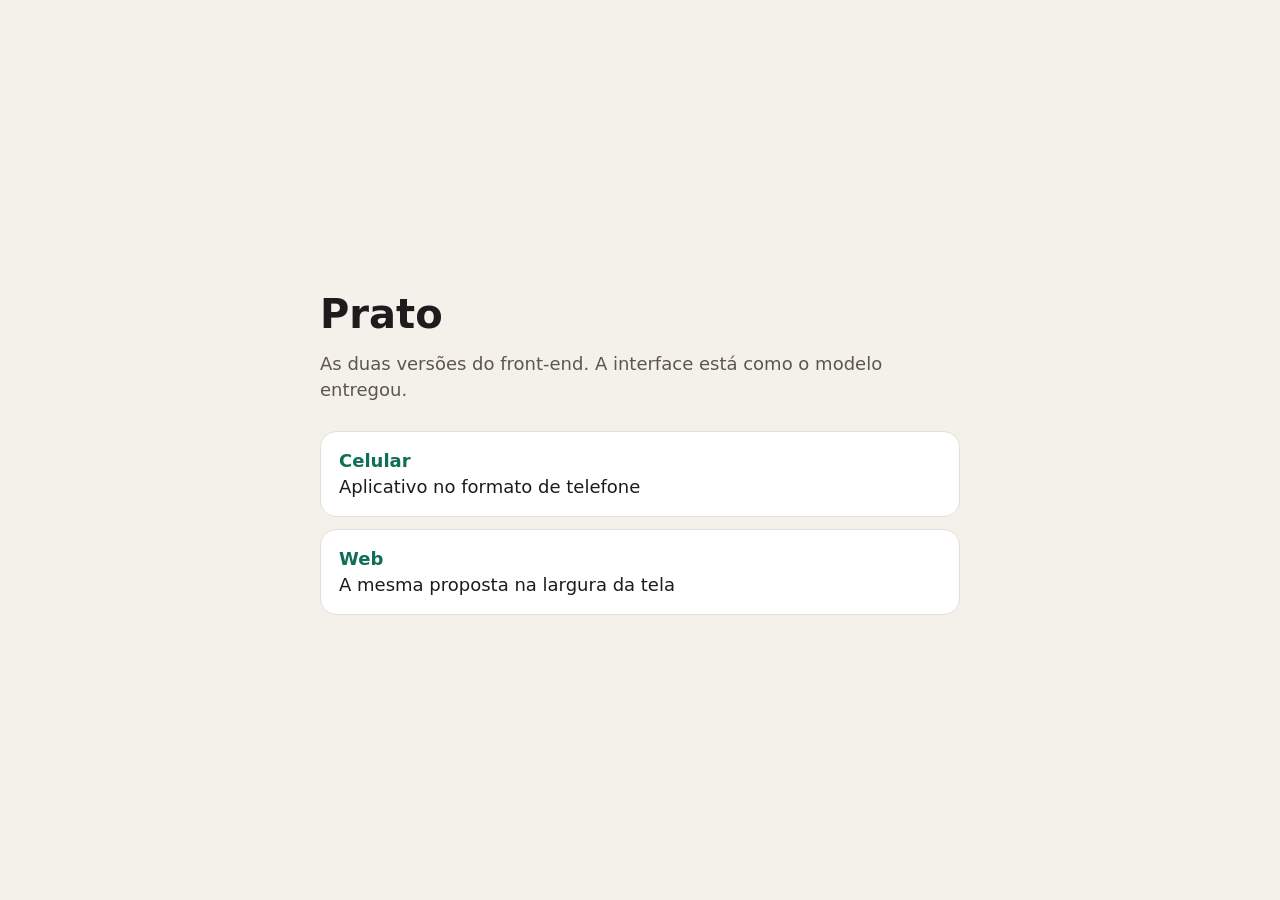
<file: index.html>
<!DOCTYPE html>
<html lang="pt-BR">
<head>
  <meta charset="utf-8">
  <meta name="viewport" content="width=device-width, initial-scale=1">
  <title>Prato</title>
  <style>
    :root {
      --bg: #f4f1eb;
      --ink: #1c1c1c;
      --muted: #5c574e;
      --accent: #0f6e56;
      --line: #e4dfd6;
    }
    * { box-sizing: border-box; }
    body {
      margin: 0;
      min-height: 100vh;
      display: grid;
      place-items: center;
      background: var(--bg);
      color: var(--ink);
      font-family: Inter, "Segoe UI", system-ui, sans-serif;
      font-size: 18px;
      line-height: 1.45;
    }
    main { width: min(640px, calc(100% - 32px)); }
    h1 { margin: 0 0 8px; font-size: 40px; }
    p { margin: 0; color: var(--muted); }
    nav { display: grid; gap: 12px; margin-top: 28px; }
    a {
      display: block;
      min-height: 48px;
      padding: 16px 18px;
      background: white;
      color: var(--ink);
      text-decoration: none;
      border: 1px solid var(--line);
      border-radius: 16px;
    }
    a strong { display: block; color: var(--accent); }
    :focus-visible { outline: 3px solid #0b3d31; outline-offset: 2px; }
  </style>
</head>
<body>
  <main>
    <h1>Prato</h1>
    <p>As duas versões do front-end. A interface está como o modelo entregou.</p>
    <nav>
      <a href="prato/index.html"><strong>Celular</strong> Aplicativo no formato de telefone</a>
      <a href="prato-web/index.html"><strong>Web</strong> A mesma proposta na largura da tela</a>
    </nav>
  </main>
</body>
</html>
</file>
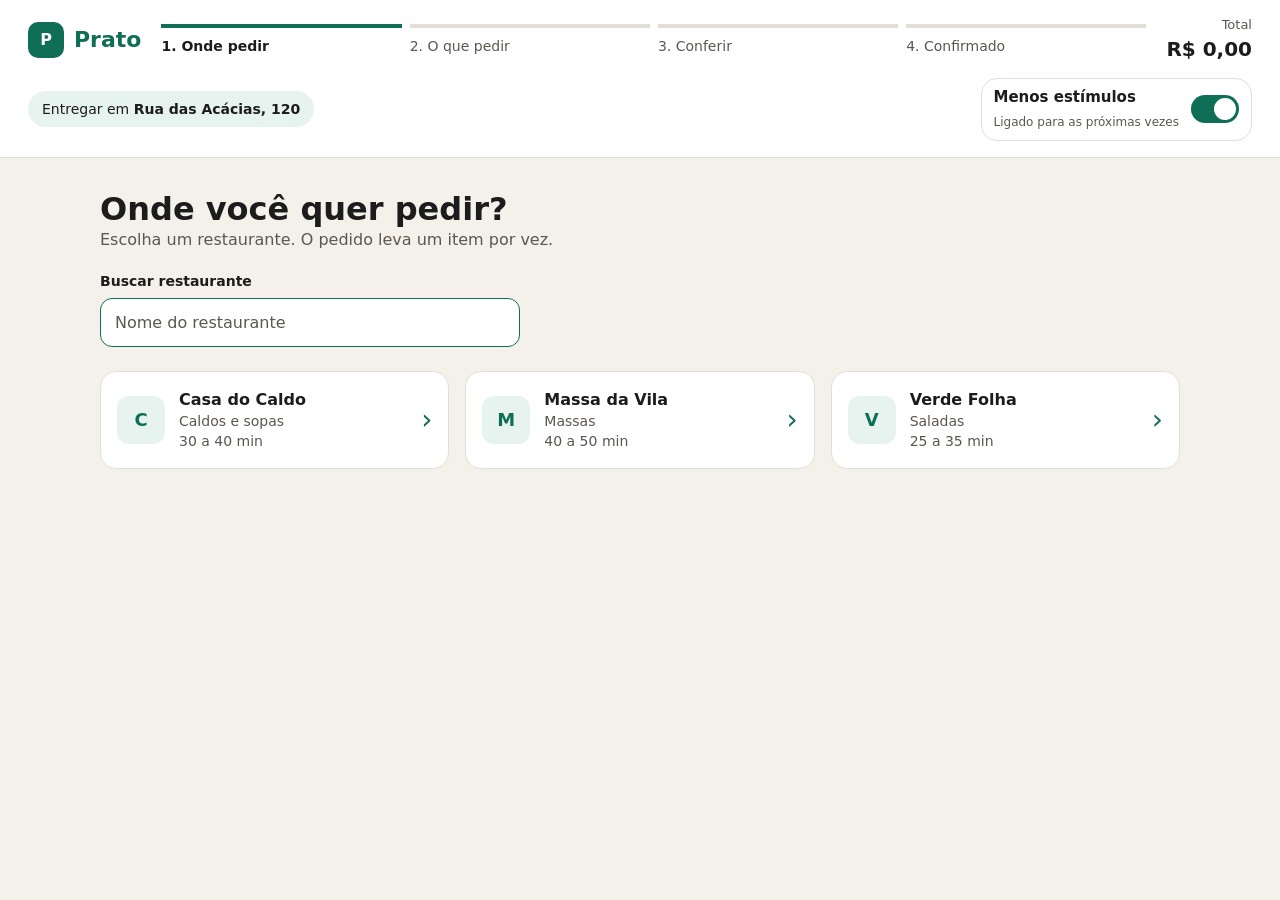
<file: prato-web/index.html>
<!DOCTYPE html>
<html lang="pt-BR">
<head>
  <meta charset="utf-8">
  <meta name="viewport" content="width=device-width, initial-scale=1">
  <title>Prato</title>
  <link rel="stylesheet" href="styles.css">
</head>
<body>
  <a class="skip" href="#conteudo">Ir para o conteúdo</a>
  <div id="app"></div>
  <script src="app.js"></script>
</body>
</html>
</file>
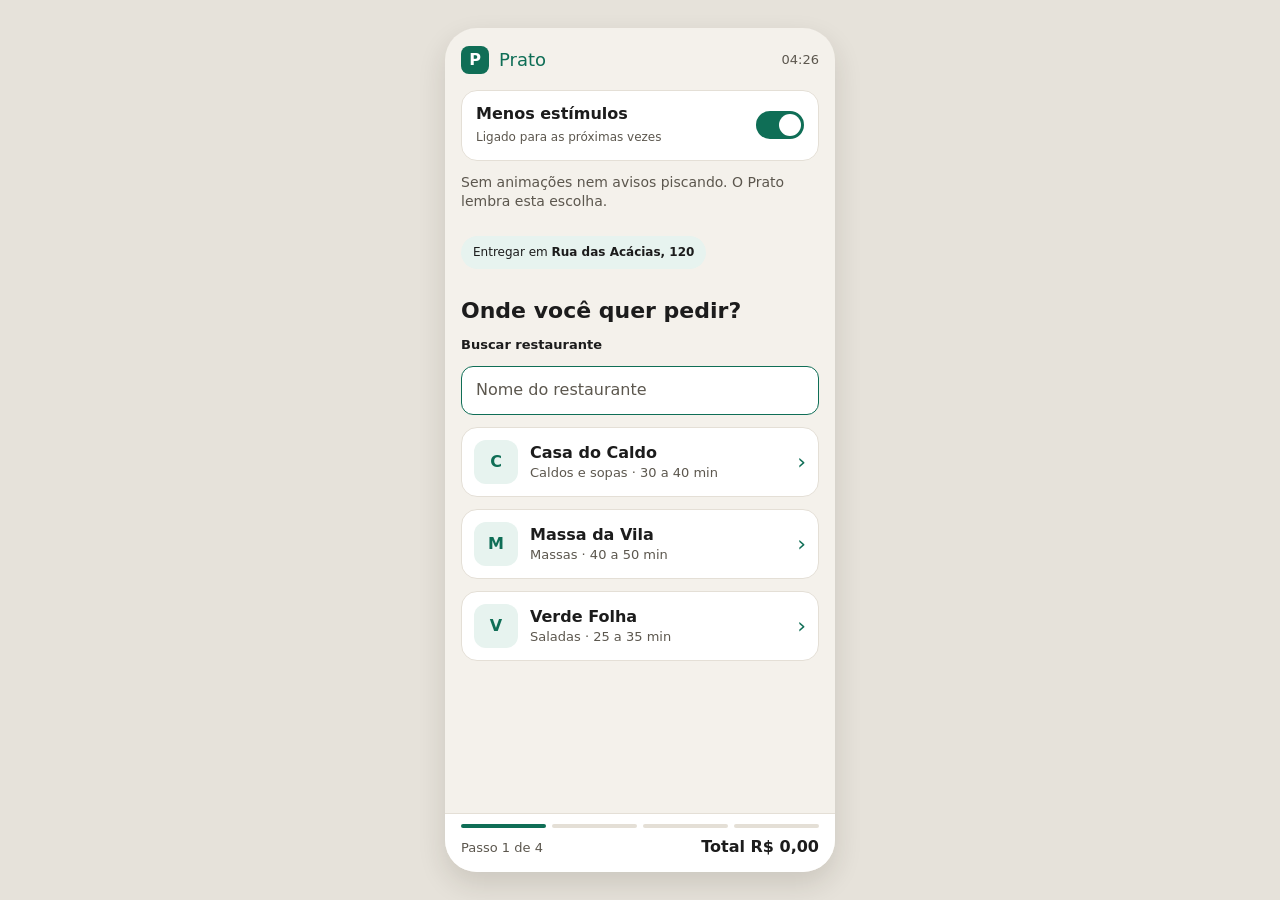
<file: prato/index.html>
<!DOCTYPE html>
<html lang="pt-BR">
<head>
  <meta charset="utf-8">
  <meta name="viewport" content="width=device-width, initial-scale=1">
  <title>Prato</title>
  <link rel="stylesheet" href="styles.css">
</head>
<body>
  <main class="phone" id="app"></main>
  <script src="app.js"></script>
</body>
</html>
</file>
<file: prato-web/styles.css>
:root {
  --bg: #f4f1eb;
  --ink: #1c1c1c;
  --muted: #5c574e;
  --accent: #0f6e56;
  --accent-soft: #e7f3ef;
  --line: #e4dfd6;
  --white: #ffffff;
}

* { box-sizing: border-box; }

html, body { margin: 0; min-height: 100%; }

body {
  min-height: 100vh;
  background: var(--bg);
  color: var(--ink);
  font-family: Inter, "Segoe UI", system-ui, sans-serif;
  font-size: 16px;
  line-height: 1.45;
}

.skip {
  position: absolute;
  left: 16px;
  top: -40px;
  background: var(--ink);
  color: white;
  padding: 8px 12px;
  border-radius: 8px;
  z-index: 5;
}

.skip:focus { top: 12px; }

.bar {
  position: sticky;
  top: 0;
  z-index: 2;
  display: flex;
  flex-direction: column;
  gap: 14px;
  padding: 16px 28px;
  background: var(--white);
  border-bottom: 1px solid var(--line);
}

.bar-top, .bar-sub {
  display: flex;
  align-items: center;
  gap: 20px;
}

.bar-sub { justify-content: space-between; }

.brand-wrap {
  display: flex;
  align-items: center;
  gap: 10px;
}

.mark {
  width: 36px;
  height: 36px;
  border-radius: 10px;
  background: var(--accent);
  color: white;
  display: grid;
  place-items: center;
  font-weight: 700;
  flex: none;
}

.brand {
  margin: 0;
  font-size: 22px;
  font-weight: 700;
  color: var(--accent);
}

.steps {
  flex: 1 1 460px;
  display: flex;
  gap: 8px;
  list-style: none;
  margin: 0;
  padding: 0;
}

.steps li {
  flex: 1;
  min-width: 0;
  padding-top: 8px;
  border-top: 4px solid var(--line);
  color: var(--muted);
  font-size: 14px;
}

.steps li.on {
  border-color: var(--accent);
  color: var(--ink);
  font-weight: 650;
}

.now {
  display: none;
  margin: 0;
  font-weight: 650;
}

.chip {
  margin: 0;
  background: var(--accent-soft);
  border-radius: 999px;
  padding: 8px 14px;
  font-size: 14px;
}

.switch {
  display: flex;
  align-items: center;
  gap: 12px;
  text-align: left;
  background: var(--white);
  border: 1px solid var(--line);
  border-radius: 16px;
  padding: 8px 12px;
  cursor: pointer;
  color: inherit;
  font: inherit;
}

.switch strong { display: block; font-size: 15px; }
.switch small { color: var(--muted); font-size: 12px; }

.knob {
  width: 48px;
  height: 28px;
  border-radius: 16px;
  background: #c8c4bc;
  padding: 3px;
  display: flex;
  flex: none;
}

.knob span {
  width: 22px;
  height: 22px;
  border-radius: 50%;
  background: white;
}

.switch[aria-checked="true"] .knob {
  background: var(--accent);
  justify-content: flex-end;
}

.total {
  margin: 0;
  text-align: right;
  flex: none;
}

.total span {
  display: block;
  color: var(--muted);
  font-size: 13px;
}

.total strong { font-size: 20px; }

.page {
  width: min(1080px, calc(100% - 48px));
  margin: 0 auto;
  padding: 32px 0 64px;
}

h1 {
  margin: 0;
  font-size: 32px;
  line-height: 1.2;
}

h2 {
  margin: 0;
  font-size: 18px;
}

.lead, .help, .note {
  margin: 0;
  color: var(--muted);
}

.toolbar {
  display: flex;
  flex-wrap: wrap;
  align-items: flex-end;
  justify-content: space-between;
  gap: 16px;
  margin-top: 20px;
}

.search {
  flex: 1 1 280px;
  max-width: 420px;
  display: flex;
  flex-direction: column;
  gap: 6px;
}

label { font-size: 14px; font-weight: 650; }

input[type="search"], input[type="text"] {
  width: 100%;
  min-height: 48px;
  border: 1.5px solid var(--accent);
  border-radius: 12px;
  padding: 12px 14px;
  font: inherit;
  background: white;
  color: var(--ink);
}

input::placeholder { color: var(--muted); }

.grid {
  display: grid;
  grid-template-columns: repeat(auto-fit, minmax(240px, 1fr));
  gap: 16px;
  margin-top: 24px;
}

.restaurant, .dish, .card {
  background: white;
  border: 1px solid var(--line);
  border-radius: 16px;
}

.restaurant {
  display: flex;
  align-items: center;
  gap: 14px;
  width: 100%;
  min-height: 96px;
  padding: 16px;
  text-align: left;
  font: inherit;
  color: inherit;
  cursor: pointer;
}

.mono {
  width: 48px;
  height: 48px;
  border-radius: 12px;
  background: var(--accent-soft);
  color: var(--accent);
  display: grid;
  place-items: center;
  font-weight: 700;
  font-size: 18px;
  flex: none;
}

.grow { flex: 1; min-width: 0; }
.grow strong, .grow span, .dish p { display: block; }
.grow span, .dish .desc { color: var(--muted); font-size: 14px; }
.chev { color: var(--accent); font-size: 28px; line-height: 1; }

.dish {
  display: flex;
  flex-direction: column;
  align-items: flex-start;
  gap: 8px;
  padding: 16px;
}

.dish h2 { margin-top: 4px; }
.price { margin: 0; font-size: 18px; font-weight: 650; }
.dish .btn { margin-top: auto; width: 100%; }

.btn {
  min-height: 48px;
  border: 0;
  border-radius: 14px;
  background: var(--accent);
  color: white;
  font: inherit;
  font-weight: 650;
  cursor: pointer;
  padding: 12px 16px;
}

.btn.ghost {
  background: transparent;
  color: var(--accent);
  min-height: 44px;
  padding: 8px 0;
}

.empty {
  margin: 24px 0 0;
  padding: 16px;
  background: white;
  border-radius: 12px;
}

.split {
  display: grid;
  grid-template-columns: minmax(0, 1.4fr) minmax(260px, 0.8fr);
  gap: 24px;
  align-items: start;
  margin-top: 24px;
}

.summary { overflow: hidden; }

.line {
  display: flex;
  align-items: center;
  gap: 12px;
  padding: 14px 16px;
  border-top: 1px solid var(--line);
}

.line:first-child { border-top: 0; }
.line div { flex: 1; min-width: 0; }
.line small, .line span { display: block; color: var(--muted); font-size: 13px; }
.line strong { font-size: 16px; }

.aside {
  position: sticky;
  top: 112px;
  display: flex;
  flex-direction: column;
  gap: 16px;
  padding: 20px;
}

.aside .btn { width: 100%; }

.done {
  max-width: 560px;
  margin-top: 8px;
}

.ok {
  width: 64px;
  height: 64px;
  border-radius: 50%;
  background: var(--accent);
  color: white;
  display: grid;
  place-items: center;
  font-weight: 700;
  margin-bottom: 16px;
}

.done .summary { margin-top: 20px; }
.done .btn { margin-top: 20px; }

.choices { display: flex; flex-direction: column; gap: 8px; }
.choices label {
  display: flex;
  align-items: center;
  gap: 8px;
  font-weight: 500;
  font-size: 16px;
  min-height: 44px;
}

:focus-visible {
  outline: 3px solid #0b3d31;
  outline-offset: 2px;
}

:focus:not(:focus-visible) { outline: none; }

#app.calm * { transition: none !important; }

@media (max-width: 800px) {
  .page { width: min(100% - 32px, 1080px); }
  h1 { font-size: 26px; }
  .split { grid-template-columns: 1fr; }
  .aside { position: static; }
  .bar-top, .bar-sub { flex-wrap: wrap; }
  .total { text-align: left; }
  .now { display: block; flex: 1 1 100%; }
  .steps li {
    font-size: 0;
    line-height: 0;
    padding-top: 0;
    border-top-width: 4px;
  }
}

@media (prefers-reduced-motion: reduce) {
  * { transition: none !important; }
}
</file>
<file: prato/styles.css>
:root {
  --bg: #f4f1eb;
  --ink: #1c1c1c;
  --muted: #5c574e;
  --accent: #0f6e56;
  --accent-soft: #e7f3ef;
  --line: #e4dfd6;
  --white: #ffffff;
  --shadow: 0 12px 28px rgba(40, 32, 20, 0.14);
}

* { box-sizing: border-box; }

html, body {
  margin: 0;
  min-height: 100%;
}

body {
  min-height: 100vh;
  display: grid;
  place-items: center;
  background: #e6e2da;
  color: var(--ink);
  font-family: Inter, "Segoe UI", system-ui, sans-serif;
  font-size: 16px;
  line-height: 1.4;
}

.phone {
  width: min(390px, 100%);
  height: min(844px, 100vh);
  height: min(844px, 100dvh);
  background: var(--bg);
  display: flex;
  flex-direction: column;
  overflow: hidden;
  border-radius: 32px;
  box-shadow: var(--shadow);
}

.screen {
  display: flex;
  flex-direction: column;
  min-height: 0;
  flex: 1;
}

.top {
  display: flex;
  align-items: center;
  gap: 10px;
  padding: 18px 16px 8px;
}

.mark {
  width: 28px;
  height: 28px;
  border-radius: 8px;
  background: var(--accent);
  color: white;
  display: grid;
  place-items: center;
  font-weight: 700;
  flex: none;
}

.brand {
  margin: 0;
  font-size: 18px;
  color: var(--accent);
}

.clock {
  margin-left: auto;
  color: var(--muted);
  font-size: 13px;
}

.content {
  flex: 1;
  overflow: auto;
  padding: 8px 16px 16px;
  display: flex;
  flex-direction: column;
  gap: 12px;
}

.switch {
  width: 100%;
  display: flex;
  align-items: center;
  gap: 12px;
  text-align: left;
  background: var(--white);
  border: 1px solid var(--line);
  border-radius: 16px;
  padding: 12px 14px;
  cursor: pointer;
  color: inherit;
  font: inherit;
}

.switch strong { display: block; font-size: 16px; }
.switch small { color: var(--muted); font-size: 12px; }

.knob {
  margin-left: auto;
  width: 48px;
  height: 28px;
  border-radius: 16px;
  background: #c8c4bc;
  padding: 3px;
  display: flex;
  flex: none;
}

.knob span {
  width: 22px;
  height: 22px;
  border-radius: 50%;
  background: white;
}

.switch[aria-checked="true"] .knob {
  background: var(--accent);
  justify-content: flex-end;
}

.note, .help { margin: 0; color: var(--muted); font-size: 14px; }

.chip {
  align-self: flex-start;
  background: var(--accent-soft);
  border-radius: 999px;
  padding: 8px 12px;
  font-size: 12px;
}

.chip strong { font-size: 12px; }

h2 {
  margin: 4px 0 0;
  font-size: 22px;
  line-height: 1.25;
}

label { font-size: 13px; font-weight: 650; }

input[type="search"], input[type="text"] {
  width: 100%;
  min-height: 48px;
  border: 1.5px solid var(--accent);
  border-radius: 12px;
  padding: 12px 14px;
  font: inherit;
  background: white;
  color: var(--ink);
}

input::placeholder { color: var(--muted); }

.card, .row {
  background: white;
  border: 1px solid var(--line);
  border-radius: 16px;
}

.list { display: flex; flex-direction: column; gap: 12px; }

.restaurant, .dish {
  width: 100%;
  display: flex;
  align-items: center;
  gap: 12px;
  padding: 12px;
  text-align: left;
  background: white;
  border: 1px solid var(--line);
  border-radius: 16px;
  font: inherit;
  color: inherit;
  cursor: pointer;
}

.dish { cursor: default; flex-wrap: wrap; }
.dish .btn { flex: 1 0 100%; }

.mono {
  width: 44px;
  height: 44px;
  border-radius: 12px;
  background: var(--accent-soft);
  color: var(--accent);
  display: grid;
  place-items: center;
  font-weight: 700;
  flex: none;
}

.grow { flex: 1; min-width: 0; }
.grow strong, .grow span { display: block; }
.grow span, .price { color: var(--muted); font-size: 13px; }
.price { color: var(--ink); font-weight: 650; white-space: nowrap; }
.chev { color: var(--accent); font-size: 22px; line-height: 1; }

.btn {
  min-height: 48px;
  border: 0;
  border-radius: 14px;
  background: var(--accent);
  color: white;
  font: inherit;
  font-weight: 650;
  cursor: pointer;
  padding: 12px 16px;
}

.btn.block { width: 100%; }
.btn.ghost {
  background: transparent;
  color: var(--accent);
  min-height: 44px;
  padding: 8px;
  text-align: left;
}
.content > .btn.ghost { align-self: flex-start; }

.empty {
  margin: 0;
  padding: 12px;
  background: white;
  border-radius: 12px;
}

.footer {
  background: white;
  border-top: 1px solid var(--line);
  padding: 10px 16px 14px;
  display: flex;
  flex-direction: column;
  gap: 8px;
}

.steps { display: flex; gap: 6px; }
.steps span {
  flex: 1;
  height: 4px;
  border-radius: 4px;
  background: var(--line);
}
.steps span.on { background: var(--accent); }

.meta {
  display: flex;
  justify-content: space-between;
  align-items: baseline;
  gap: 12px;
}
.meta span { color: var(--muted); font-size: 13px; }

.summary { overflow: hidden; }

.line {
  display: flex;
  align-items: center;
  gap: 8px;
  padding: 11px 14px;
  border-top: 1px solid var(--line);
}
.line:first-child { border-top: 0; }
.line div { flex: 1; }
.line small { display: block; color: var(--muted); font-size: 12px; }
.line strong { font-size: 15px; }

.ok {
  width: 56px;
  height: 56px;
  border-radius: 50%;
  background: var(--accent);
  color: white;
  display: grid;
  place-items: center;
  font-weight: 700;
}

.choices { display: flex; flex-direction: column; gap: 8px; }
.choices label {
  display: flex;
  align-items: center;
  gap: 8px;
  font-weight: 500;
  font-size: 16px;
  min-height: 44px;
}

:focus-visible {
  outline: 3px solid #0b3d31;
  outline-offset: 2px;
}

.phone.calm * { transition: none !important; }

@media (max-width: 480px) {
  body { background: var(--bg); }
  .phone {
    width: 100%;
    height: 100vh;
    height: 100dvh;
    border-radius: 0;
    box-shadow: none;
  }
}

@media (prefers-reduced-motion: reduce) {
  * { transition: none !important; }
}
</file>
